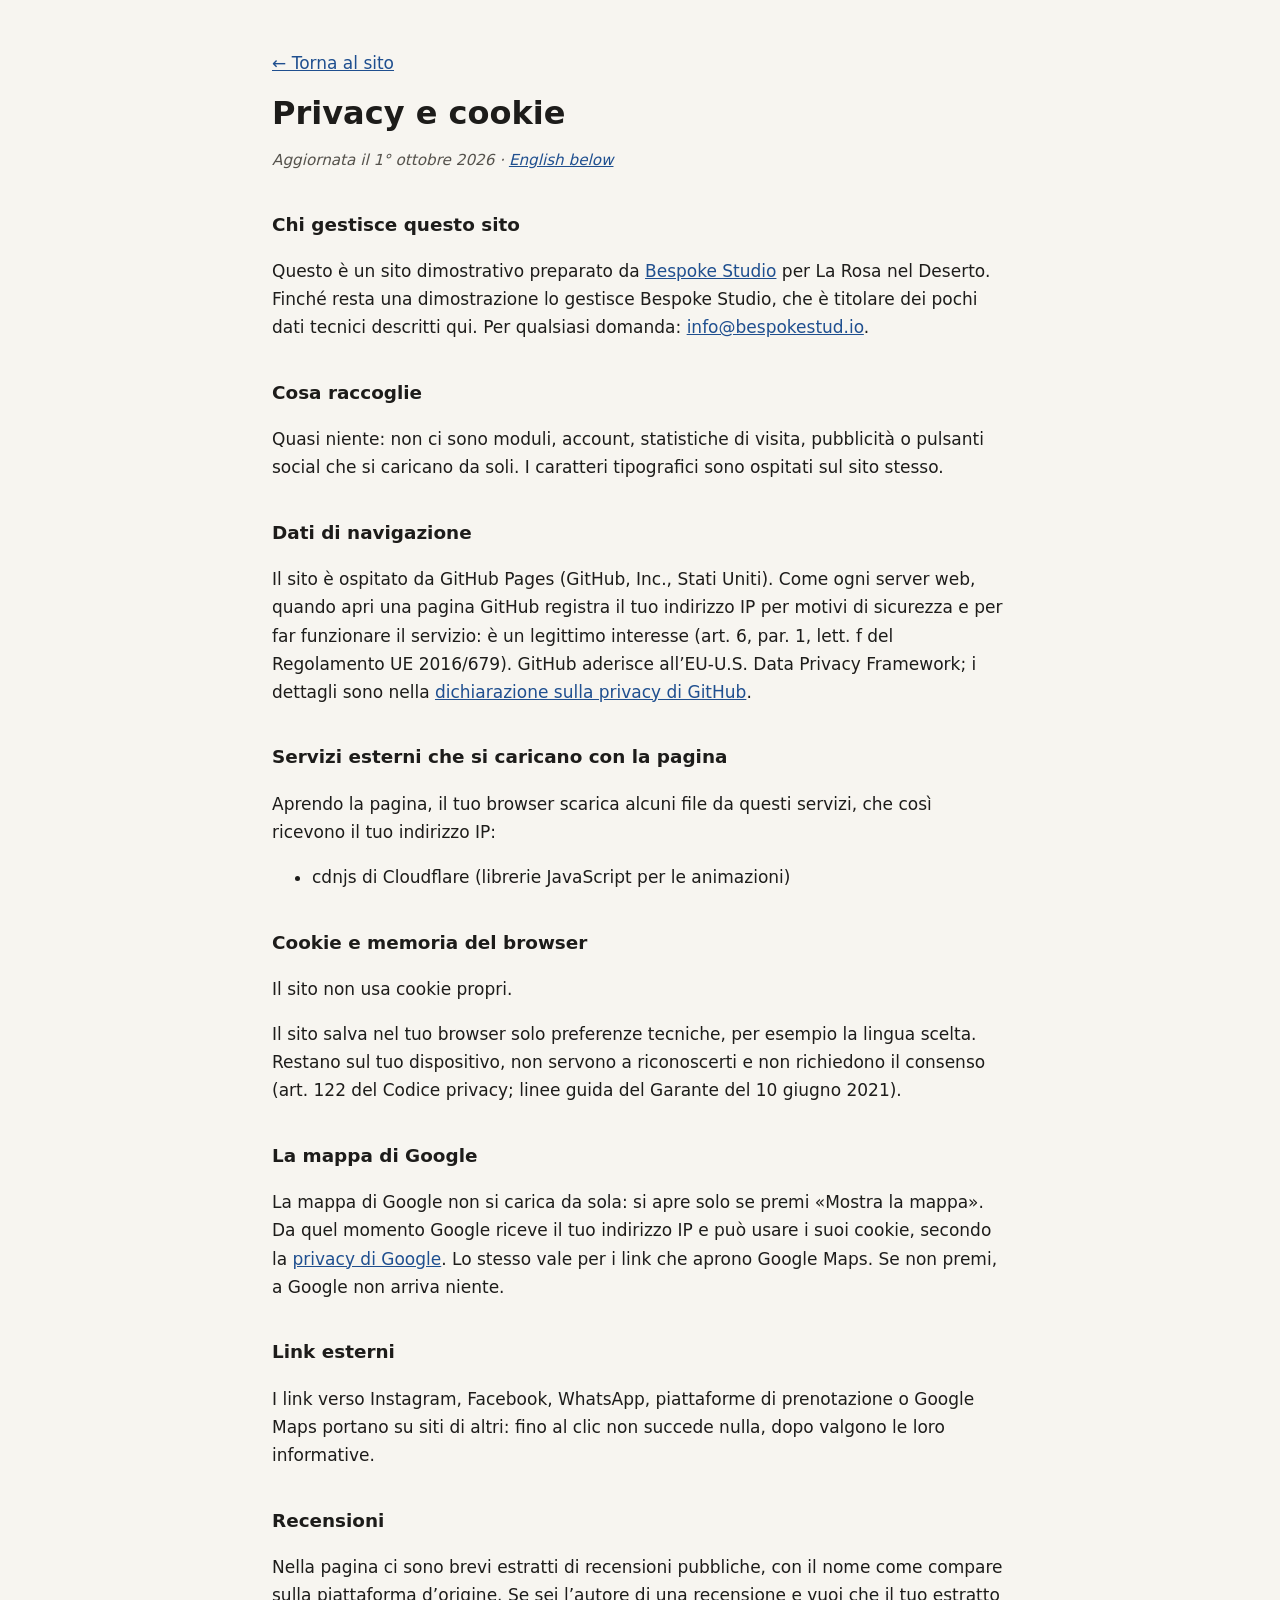
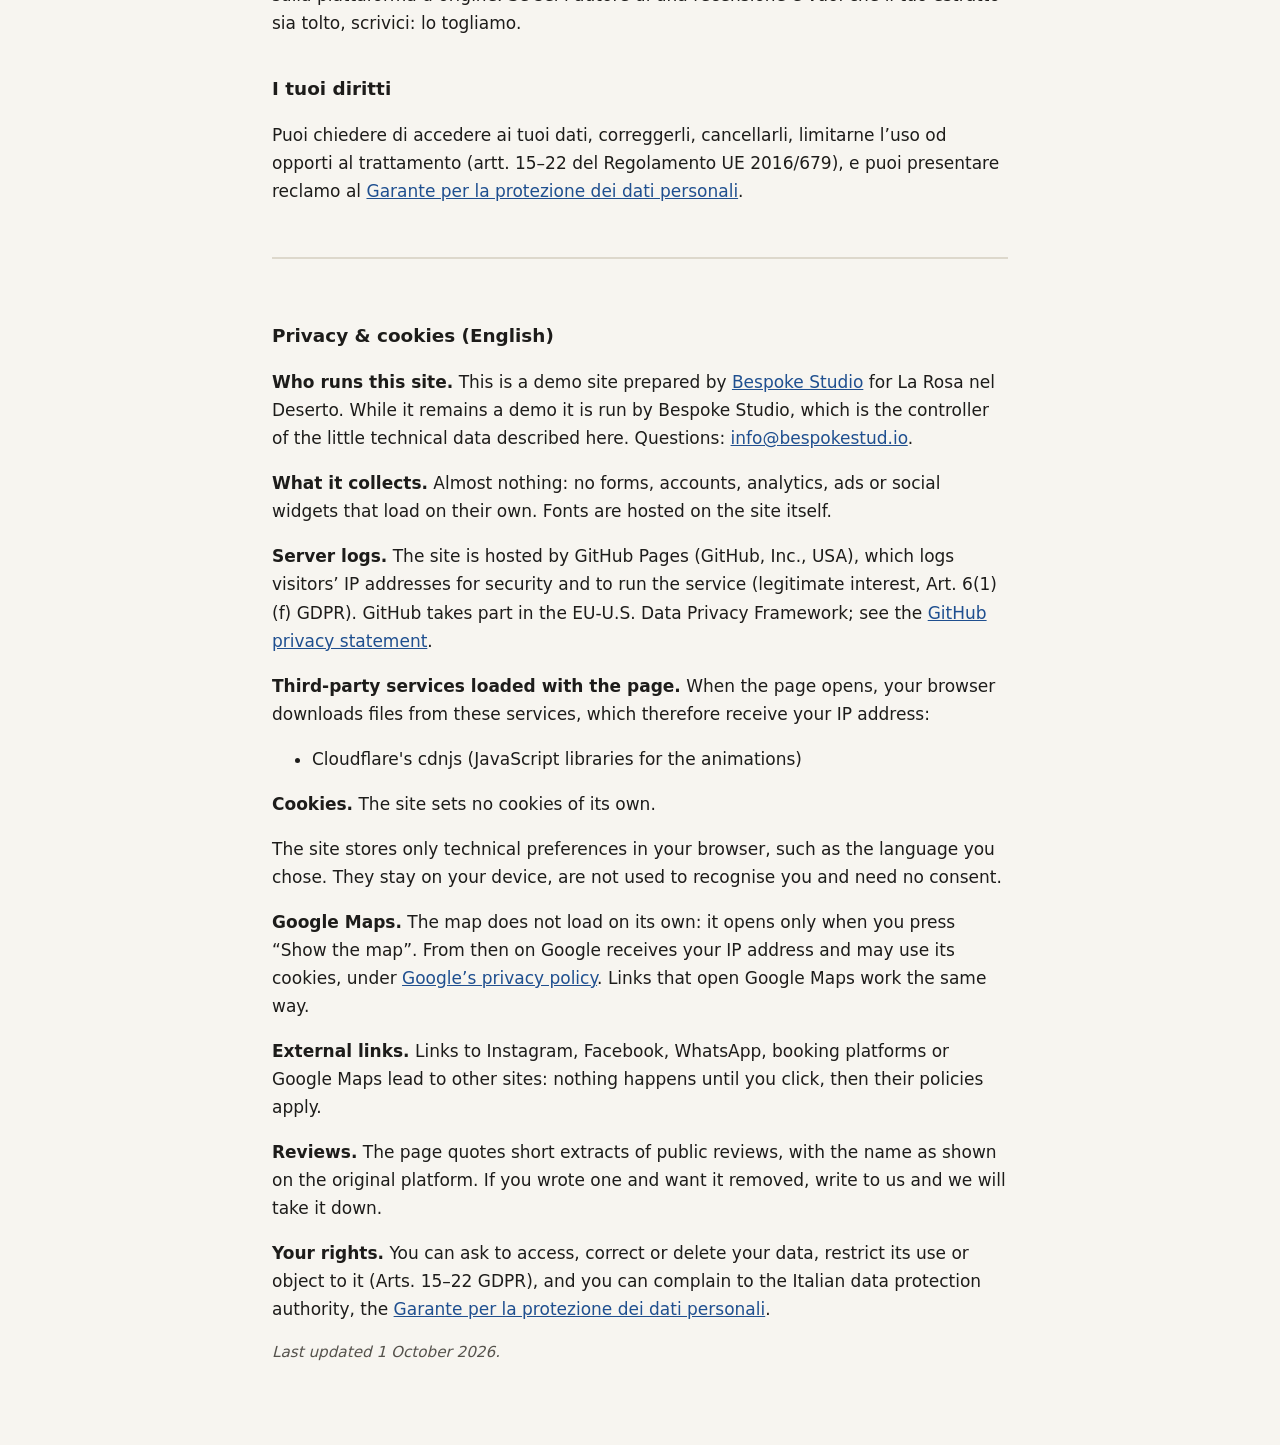
<file: privacy.html>
<!DOCTYPE html>
<html lang="it">
<head>
  <meta charset="UTF-8">
  <meta name="viewport" content="width=device-width, initial-scale=1.0">
  <meta name="robots" content="noindex">
  <title>Privacy e cookie · La Rosa nel Deserto</title>
  <meta name="description" content="Informativa privacy e cookie del sito La Rosa nel Deserto.">
  <style>
    body { margin: 0; background: #f7f5f0; color: #1d1c1a; font: 17px/1.65 system-ui, -apple-system, "Segoe UI", Roboto, sans-serif; }
    main { max-width: 46rem; margin: 0 auto; padding: 32px 20px 64px; }
    h1 { font-size: 2rem; line-height: 1.2; margin: 0.4em 0 0.2em; }
    h2 { font-size: 1.15rem; margin: 2em 0 0.4em; }
    a { color: #1f4f8f; }
    .data { color: #55524c; font-style: italic; font-size: 0.95rem; }
    .en { margin-top: 3em; padding-top: 1.5em; border-top: 2px solid #ddd8cc; }
    code { font-size: 0.9em; background: #ebe7dc; padding: 0 4px; border-radius: 3px; }
  </style>
</head>
<body>
<main>
  <p><a href="index.html">← Torna al sito</a></p>
  <h1>Privacy e cookie</h1>
  <p class="data">Aggiornata il 1° ottobre 2026 · <a href="#english" lang="en">English below</a></p>
  <h2>Chi gestisce questo sito</h2>
  <p>Questo è un sito dimostrativo preparato da <a href="https://bespokestud.io" rel="noopener">Bespoke Studio</a> per La Rosa nel Deserto. Finché resta una dimostrazione lo gestisce Bespoke Studio, che è titolare dei pochi dati tecnici descritti qui. Per qualsiasi domanda: <a href="mailto:info@bespokestud.io">info@bespokestud.io</a>.</p>
  <h2>Cosa raccoglie</h2>
  <p>Quasi niente: non ci sono moduli, account, statistiche di visita, pubblicità o pulsanti social che si caricano da soli. I caratteri tipografici sono ospitati sul sito stesso.</p>
  <h2>Dati di navigazione</h2>
  <p>Il sito è ospitato da GitHub Pages (GitHub, Inc., Stati Uniti). Come ogni server web, quando apri una pagina GitHub registra il tuo indirizzo IP per motivi di sicurezza e per far funzionare il servizio: è un legittimo interesse (art. 6, par. 1, lett. f del Regolamento UE 2016/679). GitHub aderisce all’EU-U.S. Data Privacy Framework; i dettagli sono nella <a href="https://docs.github.com/site-policy/privacy-policies/github-general-privacy-statement" rel="noopener">dichiarazione sulla privacy di GitHub</a>.</p>
  <h2>Servizi esterni che si caricano con la pagina</h2>
  <p>Aprendo la pagina, il tuo browser scarica alcuni file da questi servizi, che così ricevono il tuo indirizzo IP:</p>
  <ul><li>cdnjs di Cloudflare (librerie JavaScript per le animazioni)</li></ul>
  <h2>Cookie e memoria del browser</h2>
  <p>Il sito non usa cookie propri.</p>
  <p>Il sito salva nel tuo browser solo preferenze tecniche, per esempio la lingua scelta. Restano sul tuo dispositivo, non servono a riconoscerti e non richiedono il consenso (art. 122 del Codice privacy; linee guida del Garante del 10 giugno 2021).</p>
  <h2>La mappa di Google</h2>
  <p>La mappa di Google non si carica da sola: si apre solo se premi «Mostra la mappa». Da quel momento Google riceve il tuo indirizzo IP e può usare i suoi cookie, secondo la <a href="https://policies.google.com/privacy?hl=it" rel="noopener">privacy di Google</a>. Lo stesso vale per i link che aprono Google Maps. Se non premi, a Google non arriva niente.</p>
  <h2>Link esterni</h2>
  <p>I link verso Instagram, Facebook, WhatsApp, piattaforme di prenotazione o Google Maps portano su siti di altri: fino al clic non succede nulla, dopo valgono le loro informative.</p>
  <h2>Recensioni</h2>
  <p>Nella pagina ci sono brevi estratti di recensioni pubbliche, con il nome come compare sulla piattaforma d’origine. Se sei l’autore di una recensione e vuoi che il tuo estratto sia tolto, scrivici: lo togliamo.</p>
  <h2>I tuoi diritti</h2>
  <p>Puoi chiedere di accedere ai tuoi dati, correggerli, cancellarli, limitarne l’uso od opporti al trattamento (artt. 15–22 del Regolamento UE 2016/679), e puoi presentare reclamo al <a href="https://www.garanteprivacy.it" rel="noopener">Garante per la protezione dei dati personali</a>.</p>
  <div class="en" id="english" lang="en">
    <h2>Privacy &amp; cookies (English)</h2>
    <p><strong>Who runs this site.</strong> This is a demo site prepared by <a href="https://bespokestud.io" rel="noopener">Bespoke Studio</a> for La Rosa nel Deserto. While it remains a demo it is run by Bespoke Studio, which is the controller of the little technical data described here. Questions: <a href="mailto:info@bespokestud.io">info@bespokestud.io</a>.</p>
    <p><strong>What it collects.</strong> Almost nothing: no forms, accounts, analytics, ads or social widgets that load on their own. Fonts are hosted on the site itself.</p>
    <p><strong>Server logs.</strong> The site is hosted by GitHub Pages (GitHub, Inc., USA), which logs visitors’ IP addresses for security and to run the service (legitimate interest, Art. 6(1)(f) GDPR). GitHub takes part in the EU-U.S. Data Privacy Framework; see the <a href="https://docs.github.com/site-policy/privacy-policies/github-general-privacy-statement" rel="noopener">GitHub privacy statement</a>.</p>
    <p><strong>Third-party services loaded with the page.</strong> When the page opens, your browser downloads files from these services, which therefore receive your IP address:</p><ul><li>Cloudflare's cdnjs (JavaScript libraries for the animations)</li></ul>
    <p><strong>Cookies.</strong> The site sets no cookies of its own.</p>
    <p>The site stores only technical preferences in your browser, such as the language you chose. They stay on your device, are not used to recognise you and need no consent.</p>
    <p><strong>Google Maps.</strong> The map does not load on its own: it opens only when you press “Show the map”. From then on Google receives your IP address and may use its cookies, under <a href="https://policies.google.com/privacy?hl=en" rel="noopener">Google’s privacy policy</a>. Links that open Google Maps work the same way.</p>
    <p><strong>External links.</strong> Links to Instagram, Facebook, WhatsApp, booking platforms or Google Maps lead to other sites: nothing happens until you click, then their policies apply.</p>
    <p><strong>Reviews.</strong> The page quotes short extracts of public reviews, with the name as shown on the original platform. If you wrote one and want it removed, write to us and we will take it down.</p>
    <p><strong>Your rights.</strong> You can ask to access, correct or delete your data, restrict its use or object to it (Arts. 15–22 GDPR), and you can complain to the Italian data protection authority, the <a href="https://www.garanteprivacy.it" rel="noopener">Garante per la protezione dei dati personali</a>.</p>
    <p class="data">Last updated 1 October 2026.</p>
  </div>
</main>
</body>
</html>
</file>
